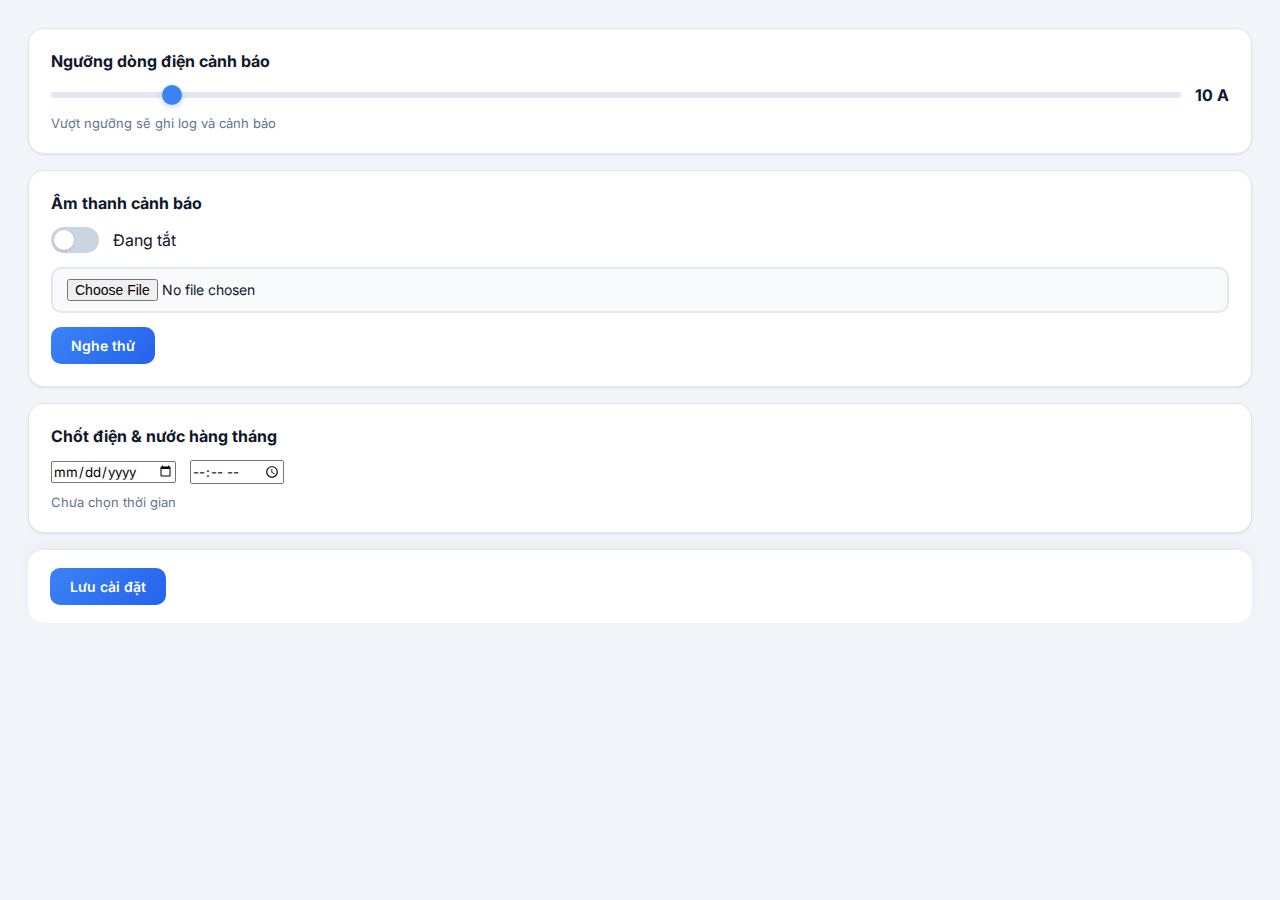
<file: web/test.html>
<!doctype html>
<!--
  ============================================================
  FILE: test.html
  MÔ TẢ: Trang test/demo các chức năng cài đặt (không dùng Firebase)
  ============================================================
  
  HƯỚNG DẪN SỬ DỤNG:
  1. Đây là trang TEST, dữ liệu KHÔNG được lưu vào Firebase
  2. Dùng để kiểm tra giao diện và chức năng trước khi áp dụng
  
  CÁC CHỨC NĂNG:
  - Ngưỡng dòng điện: Kéo slider từ 0-100A
  - Âm thanh cảnh báo: Bật/tắt và chọn file âm thanh tùy chỉnh
  - Chốt điện nước: Chọn ngày giờ chốt
  
  LƯU Ý:
  - Nút "Lưu cài đặt" chỉ hiển thị log, không lưu vào database
  - Nút "Nghe thử" để test file âm thanh đã chọn
-->
<html lang="vi">
  <head>
    <!-- Meta charset UTF-8 để hỗ trợ tiếng Việt -->
    <meta charset="UTF-8" />
    <title>Cài đặt hệ thống</title>
    <!-- CSS cho trang test -->
    <link rel="stylesheet" href="test.css" />
  </head>

  <body>
    <!-- 
  CARD 1: NGƯỠNG DÒNG ĐIỆN CẢNH BÁO
  - Slider test với phạm vi rộng: 0-100A
  - Mặc định: 10A
-->
    <div class="card">
      <h3>Ngưỡng dòng điện cảnh báo</h3>
      <div class="row">
        <!-- Slider ngưỡng: min=0A, max=100A, mặc định=10A -->
        <input type="range" min="0" max="100" value="10" id="range" />
        <b><span id="rangeVal">10</span> A</b>
      </div>
      <div class="desc">Vượt ngưỡng sẽ ghi log và cảnh báo</div>
    </div>

    <!-- 
  CARD 2: ÂM THANH CẢNH BÁO
  - Toggle bật/tắt âm thanh
  - Chọn file âm thanh tùy chỉnh từ máy tính
  - Nút "Nghe thử" để test âm thanh
-->
    <div class="card">
      <h3>Âm thanh cảnh báo</h3>

      <div class="row">
        <!-- Toggle switch bật/tắt âm thanh -->
        <label class="toggle">
          <input type="checkbox" id="sound" />
          <span class="slider"></span>
        </label>
        <span id="soundText">Đang tắt</span>
      </div>

      <div class="row file-row">
        <!-- Input chọn file âm thanh (chấp nhận mọi định dạng audio) -->
        <input type="file" id="audioFile" accept="audio/*" />
        <!-- Nút nghe thử âm thanh đã chọn -->
        <button onclick="playSound()">Nghe thử</button>
      </div>

      <!-- Element audio ẩn để phát âm thanh -->
      <audio id="audio" hidden></audio>
    </div>

    <!-- 
  CARD 3: CHỐT ĐIỆN NƯỚC HÀNG THÁNG
  - Chọn ngày và giờ để chốt
  - Preview hiển thị thời gian đã chọn
-->
    <div class="card">
      <h3>Chốt điện & nước hàng tháng</h3>
      <div class="row">
        <!-- Input chọn ngày -->
        <input type="date" id="date" />
        <!-- Input chọn giờ -->
        <input type="time" id="time" />
      </div>
      <!-- Preview thời gian đã chọn -->
      <div class="desc" id="preview">Chưa chọn thời gian</div>
    </div>

    <!-- 
  NÚT LƯU (TEST)
  - Chỉ hiển thị log trên màn hình
  - KHÔNG lưu vào database
-->
    <div class="save">
      <button onclick="save()">Lưu cài đặt</button>
      <!-- Log hiển thị kết quả -->
      <span class="log" id="log"></span>
    </div>

    <script>
      const range = document.getElementById("range");
      const rangeVal = document.getElementById("rangeVal");
      range.oninput = () => (rangeVal.innerText = range.value);

      const sound = document.getElementById("sound");
      const soundText = document.getElementById("soundText");
      sound.onchange = () =>
        (soundText.innerText = sound.checked ? "Đang bật" : "Đang tắt");

      date.onchange = time.onchange = () => {
        preview.innerText =
          date.value && time.value
            ? `Chốt vào ${date.value} – ${time.value}`
            : "Chưa chọn thời gian";
      };

      const audio = document.getElementById("audio");
      const audioFile = document.getElementById("audioFile");

      function playSound() {
        if (!sound.checked) {
          alert("Bật âm thanh trước đã");
          return;
        }
        if (!audioFile.files.length) {
          alert("Chưa chọn file âm thanh");
          return;
        }
        audio.src = URL.createObjectURL(audioFile.files[0]);
        audio.load();
        audio.play();
      }

      function save() {
        log.innerText = `✔ Đã lưu: ${range.value}A | Âm thanh ${sound.checked ? "ON" : "OFF"}`;
        setTimeout(() => (log.innerText = ""), 3000);
      }
    </script>
  </body>
</html>
</file>
<file: web/test.css>
@import url('https://fonts.googleapis.com/css2?family=Inter:wght@400;500;600;700;800&display=swap');

* {
  box-sizing: border-box;
  font-family: 'Inter', system-ui, -apple-system, sans-serif;
  margin: 0;
  padding: 0;
}

body {
  background: #f1f5f9;
  padding: 28px;
  color: #0f172a;
  min-height: 100vh;
}

/* CARD */
.card {
  background: #ffffff;
  border-radius: 16px;
  padding: 22px;
  margin-bottom: 16px;
  box-shadow: 0 1px 3px rgba(0, 0, 0, 0.06), 0 1px 2px rgba(0, 0, 0, 0.04);
  border: 1px solid #e2e8f0;
  transition: box-shadow 0.2s;
}

.card:hover {
  box-shadow: 0 4px 12px rgba(0, 0, 0, 0.08);
}

.card h3 {
  margin: 0 0 14px;
  font-size: 16px;
  font-weight: 700;
  color: #0f172a;
}

/* ROW */
.row {
  display: flex;
  align-items: center;
  gap: 14px;
  flex-wrap: wrap;
}

.file-row {
  margin-top: 14px;
}

.desc {
  font-size: 13px;
  color: #64748b;
  margin-top: 10px;
}

/* RANGE */
input[type=range] {
  flex: 1;
  height: 6px;
  -webkit-appearance: none;
  appearance: none;
  background: #e2e8f0;
  border-radius: 3px;
  outline: none;
}

input[type=range]::-webkit-slider-thumb {
  -webkit-appearance: none;
  appearance: none;
  width: 20px;
  height: 20px;
  border-radius: 50%;
  background: #3b82f6;
  cursor: pointer;
  box-shadow: 0 2px 6px rgba(59, 130, 246, 0.3);
}

/* FILE */
input[type=file] {
  border: 2px solid #e2e8f0;
  padding: 10px 14px;
  border-radius: 10px;
  width: 100%;
  font-size: 14px;
  font-family: inherit;
  background: #f8fafc;
}

/* TOGGLE */
.toggle {
  position: relative;
  width: 48px;
  height: 26px;
}

.toggle input {
  display: none;
}

.slider {
  position: absolute;
  inset: 0;
  background: #cbd5e1;
  border-radius: 26px;
  cursor: pointer;
  transition: all 0.3s;
}

.slider:before {
  content: "";
  position: absolute;
  width: 20px;
  height: 20px;
  left: 3px;
  top: 3px;
  background: #fff;
  border-radius: 50%;
  transition: all 0.3s;
  box-shadow: 0 1px 3px rgba(0, 0, 0, 0.15);
}

.toggle input:checked + .slider {
  background: linear-gradient(135deg, #3b82f6, #2563eb);
}

.toggle input:checked + .slider:before {
  transform: translateX(22px);
}

/* SAVE BAR */
.save {
  position: sticky;
  bottom: 0;
  background: #ffffff;
  padding: 18px 22px;
  border-top: 1px solid #e2e8f0;
  display: flex;
  gap: 16px;
  align-items: center;
  border-radius: 16px;
  box-shadow: 0 -4px 12px rgba(0, 0, 0, 0.04);
  margin-top: 8px;
}

button {
  background: linear-gradient(135deg, #3b82f6, #2563eb);
  color: #fff;
  border: none;
  padding: 10px 20px;
  border-radius: 10px;
  cursor: pointer;
  font-weight: 600;
  font-family: inherit;
  font-size: 14px;
  transition: all 0.2s;
}

button:hover {
  transform: translateY(-1px);
  box-shadow: 0 4px 12px rgba(37, 99, 235, 0.25);
}

.log {
  color: #16a34a;
  font-size: 14px;
  font-weight: 500;
}
</file>
